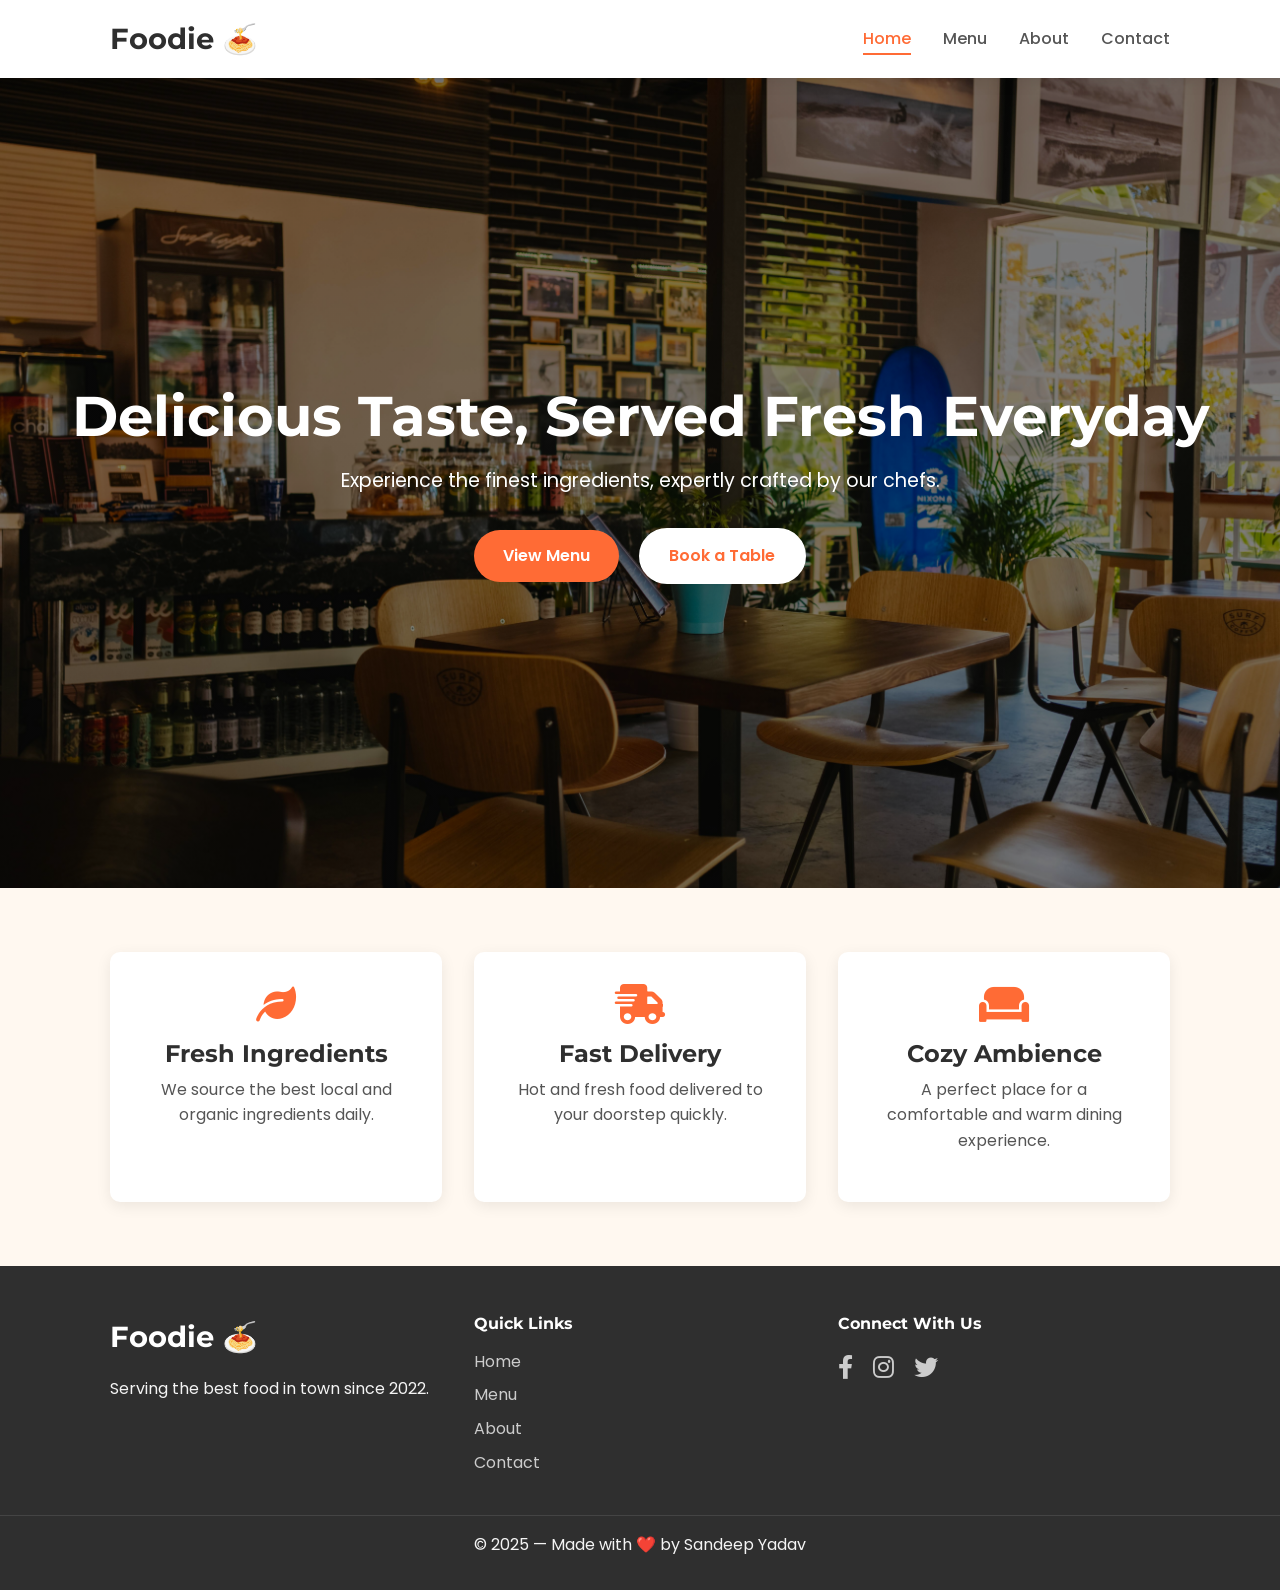
<file: index.html>
<!DOCTYPE html>
<html lang="en">

<head>
    <meta charset="UTF-8">
    <meta name="viewport" content="width=device-width, initial-scale=1.0">
    <title>Foodie - Delicious Taste, Served Fresh</title>
    <link rel="stylesheet" href="style.css">
    <link rel="stylesheet" href="https://cdnjs.cloudflare.com/ajax/libs/font-awesome/6.0.0-beta3/css/all.min.css">
    <link
        href="https://fonts.googleapis.com/css2?family=Poppins:wght@300;400;600;700&family=Montserrat:wght@700&display=swap"
        rel="stylesheet">
</head>

<body>

    <header class="navbar fixed-top">
        <nav class="container">
            <a href="index.html" class="logo">Foodie 🍝</a>

            <input type="checkbox" id="nav-toggle" class="nav-toggle" hidden>
            <label for="nav-toggle" class="hamburger-menu">
                <span></span>
                <span></span>
                <span></span>
            </label>

            <ul class="nav-links">
                <li><a href="index.html" class="active">Home</a></li>
                <li><a href="menu.html">Menu</a></li>
                <li><a href="about.html">About</a></li>
                <li><a href="contact.html">Contact</a></li>
            </ul>
        </nav>
    </header>

    <main>
        <section class="hero">
            <div class="hero-content">
                <h1>Delicious Taste, Served Fresh Everyday</h1>
                <p>Experience the finest ingredients, expertly crafted by our chefs.</p>
                <div class="hero-buttons">
                    <a href="menu.html" class="btn btn-primary">View Menu</a>
                    <a href="contact.html" class="btn btn-secondary">Book a Table</a>
                </div>
            </div>
        </section>

        <section class="highlights">
            <div class="container">
                <div class="highlights-grid">
                    <div class="highlight-card">
                        <i class="fas fa-leaf"></i>
                        <h3>Fresh Ingredients</h3>
                        <p>We source the best local and organic ingredients daily.</p>
                    </div>
                    <div class="highlight-card">
                        <i class="fas fa-truck-fast"></i>
                        <h3>Fast Delivery</h3>
                        <p>Hot and fresh food delivered to your doorstep quickly.</p>
                    </div>
                    <div class="highlight-card">
                        <i class="fas fa-couch"></i>
                        <h3>Cozy Ambience</h3>
                        <p>A perfect place for a comfortable and warm dining experience.</p>
                    </div>
                </div>
            </div>
        </section>
    </main>

    <footer class="footer">
        <div class="container footer-content">
            <div class="footer-section">
                <a href="index.html" class="logo">Foodie 🍝</a>
                <p>Serving the best food in town since 2022.</p>
            </div>
            <div class="footer-section">
                <h4>Quick Links</h4>
                <ul>
                    <li><a href="index.html">Home</a></li>
                    <li><a href="menu.html">Menu</a></li>
                    <li><a href="about.html">About</a></li>
                    <li><a href="contact.html">Contact</a></li>
                </ul>
            </div>
            <div class="footer-section">
                <h4>Connect With Us</h4>
                <div class="social-icons">
                    <a href="#"><i class="fab fa-facebook-f"></i></a>
                    <a href="#"><i class="fab fa-instagram"></i></a>
                    <a href="#"><i class="fab fa-twitter"></i></a>
                </div>
            </div>
        </div>
        <div class="footer-bottom">
            <p>© 2025 — Made with ❤️ by Sandeep Yadav</p>
        </div>
    </footer>

</body>


</html>
</file>
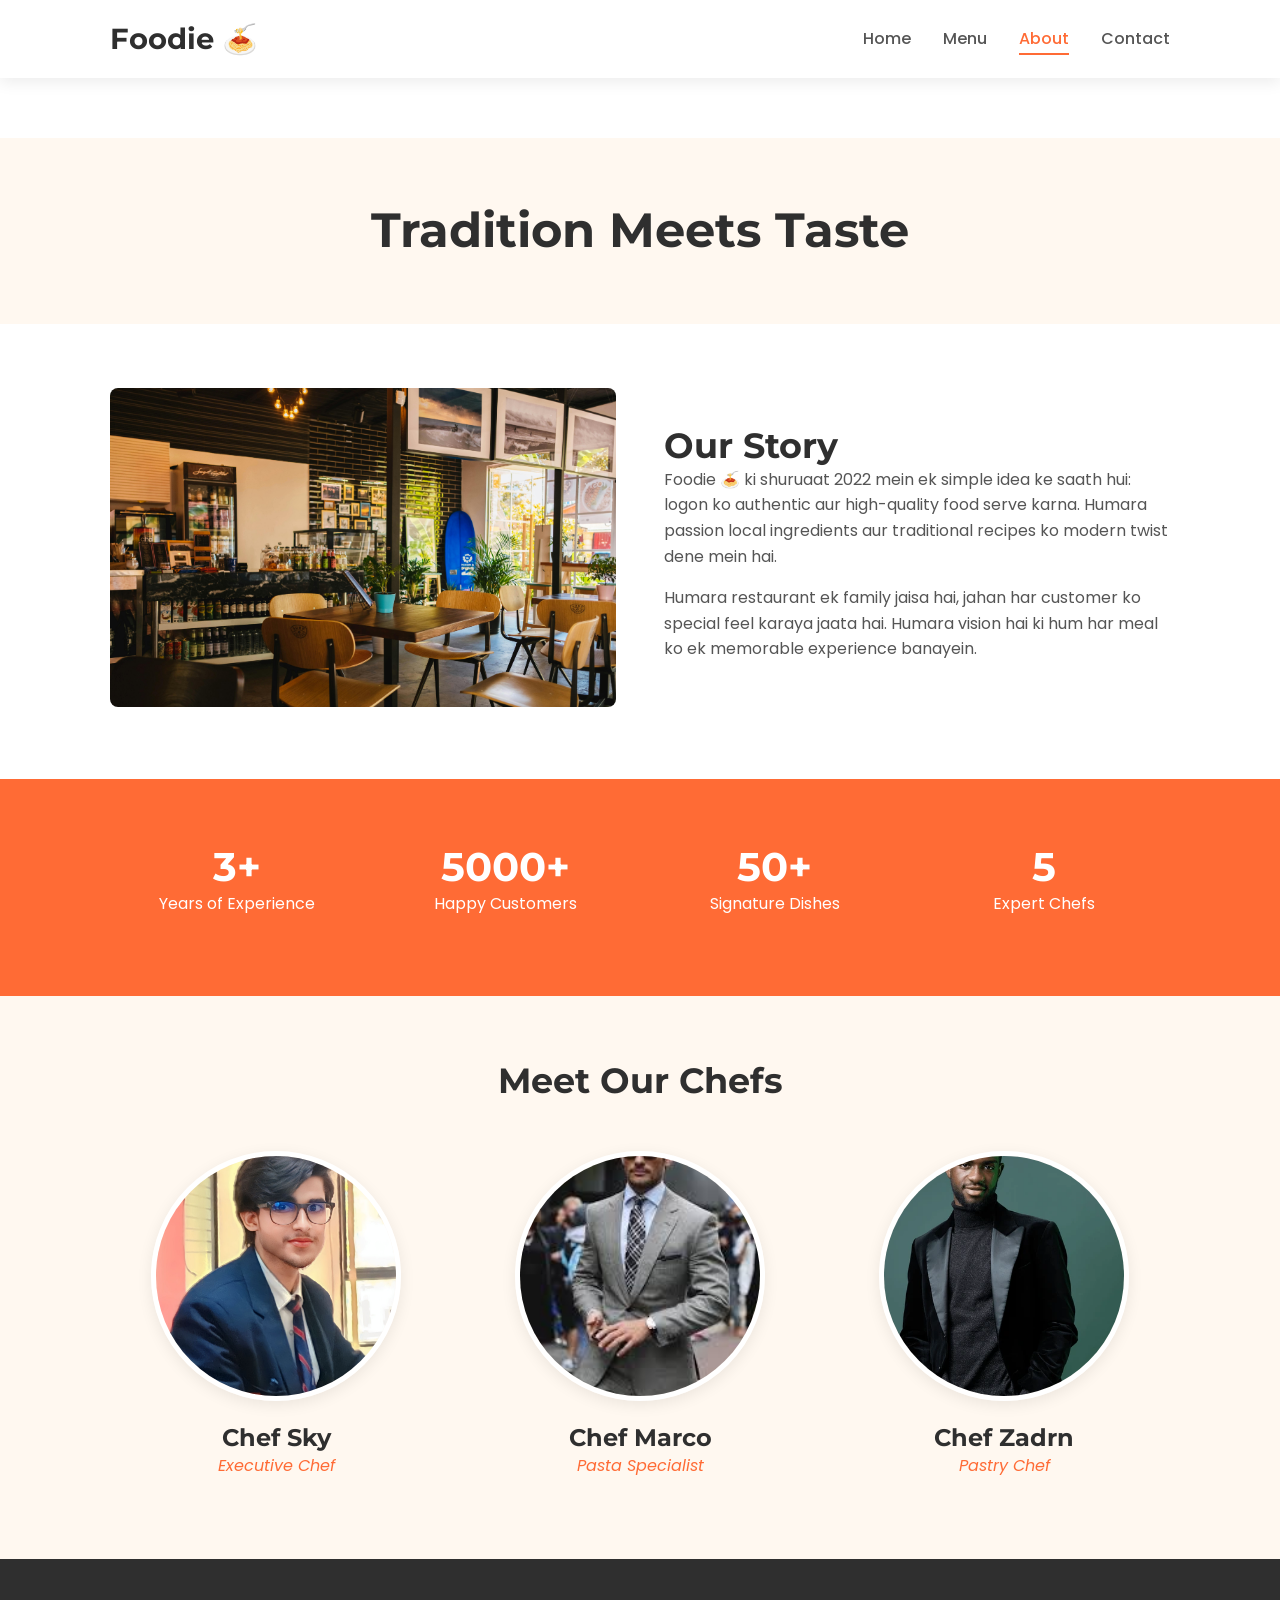
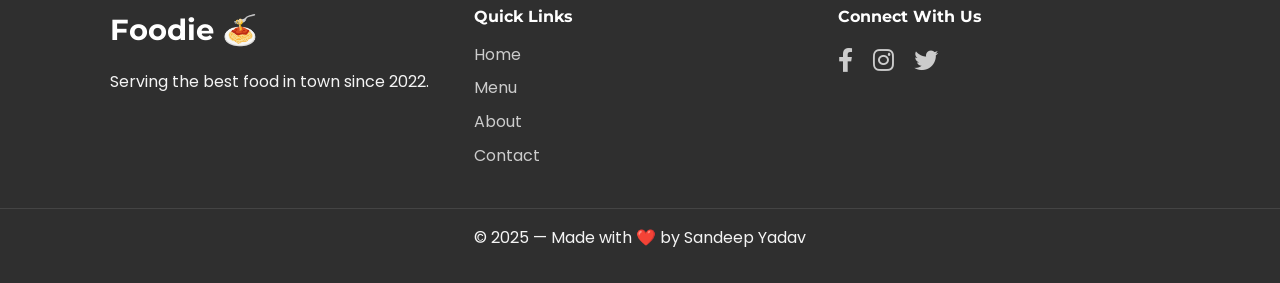
<file: about.html>
<!DOCTYPE html>
<html lang="en">

<head>
    <meta charset="UTF-8">
    <meta name="viewport" content="width=device-width, initial-scale=1.0">
    <title>About Us - Foodie</title>
    <link rel="stylesheet" href="style.css">
    <link rel="stylesheet" href="https://cdnjs.cloudflare.com/ajax/libs/font-awesome/6.0.0-beta3/css/all.min.css">
    <link
        href="https://fonts.googleapis.com/css2?family=Poppins:wght@300;400;600;700&family=Montserrat:wght@700&display=swap"
        rel="stylesheet">
</head>

<body>

    <header class="navbar fixed-top">
        <nav class="container">
            <a href="index.html" class="logo">Foodie 🍝</a>
            <input type="checkbox" id="nav-toggle" class="nav-toggle" hidden>
            <label for="nav-toggle" class="hamburger-menu">
                <span></span>
                <span></span>
                <span></span>
            </label>
            <ul class="nav-links">
                <li><a href="index.html">Home</a></li>
                <li><a href="menu.html">Menu</a></li>
                <li><a href="about.html" class="active">About</a></li>
                <li><a href="contact.html">Contact</a></li>
            </ul>
        </nav>
    </header>

    <main>
        <section class="page-header">
            <div class="container">
                <h1>Tradition Meets Taste</h1>
            </div>
        </section>

        <section class="about-story">
            <div class="container about-grid">
                <div class="about-image" >
                    <img src="assets/images.jpg"
                        alt="Restaurant Kitchen" height="270" width="600">
                </div>
                <div class="about-text">
                    <h2>Our Story</h2>
                    <p>Foodie 🍝 ki shuruaat 2022 mein ek simple idea ke saath hui: logon ko authentic aur high-quality
                        food serve karna. Humara passion local ingredients aur traditional recipes ko modern twist dene
                        mein hai.</p>
                    <p>Humara restaurant ek family jaisa hai, jahan har customer ko special feel karaya jaata hai.
                        Humara vision hai ki hum har meal ko ek memorable experience banayein.</p>
                </div>
            </div>
        </section>

        <section class="stats">
            <div class="container stats-grid">
                <div class="stat-item">
                    <h3>3+</h3>
                    <p>Years of Experience</p>
                </div>
                <div class="stat-item">
                    <h3>5000+</h3>
                    <p>Happy Customers</p>
                </div>
                <div class="stat-item">
                    <h3>50+</h3>
                    <p>Signature Dishes</p>
                </div>
                <div class="stat-item">
                    <h3>5</h3>
                    <p>Expert Chefs</p>
                </div>
            </div>
        </section>

        <section class="team">
            <div class="container">
                <h2 class="section-title">Meet Our Chefs</h2>
                <div class="team-grid">
                    <div class="team-card">
                        <img src="assets/sandeep.jpg" alt="Chef Anna">
                        <h3>Chef Sky</h3>
                        <p>Executive Chef</p>
                    </div>
                    <div class="team-card">
                        <img src="assets/marco.jpeg" alt="Chef Marco">
                        <h3>Chef Marco</h3>
                        <p>Pasta Specialist</p>
                    </div>
                    <div class="team-card">
                        <img src="assets/Zadrn.webp" alt="Chef Sofia">
                        <h3>Chef Zadrn</h3>
                        <p>Pastry Chef</p>
                    </div>
                </div>
            </div>
        </section>

    </main>

    <footer class="footer">
        <div class="container footer-content">
            <div class="footer-section">
                <a href="index.html" class="logo">Foodie 🍝</a>
                <p>Serving the best food in town since 2022.</p>
            </div>
            <div class="footer-section">
                <h4>Quick Links</h4>
                <ul>
                    <li><a href="index.html">Home</a></li>
                    <li><a href="menu.html">Menu</a></li>
                    <li><a href="about.html">About</a></li>
                    <li><a href="contact.html">Contact</a></li>
                </ul>
            </div>
            <div class="footer-section">
                <h4>Connect With Us</h4>
                <div class="social-icons">
                    <a href="#"><i class="fab fa-facebook-f"></i></a>
                    <a href="#"><i class="fab fa-instagram"></i></a>
                    <a href="#"><i class="fab fa-twitter"></i></a>
                </div>
            </div>
        </div>
        <div class="footer-bottom">
            <p>© 2025 — Made with ❤️ by Sandeep Yadav</p>
        </div>
    </footer>

</body>

</html>
</file>
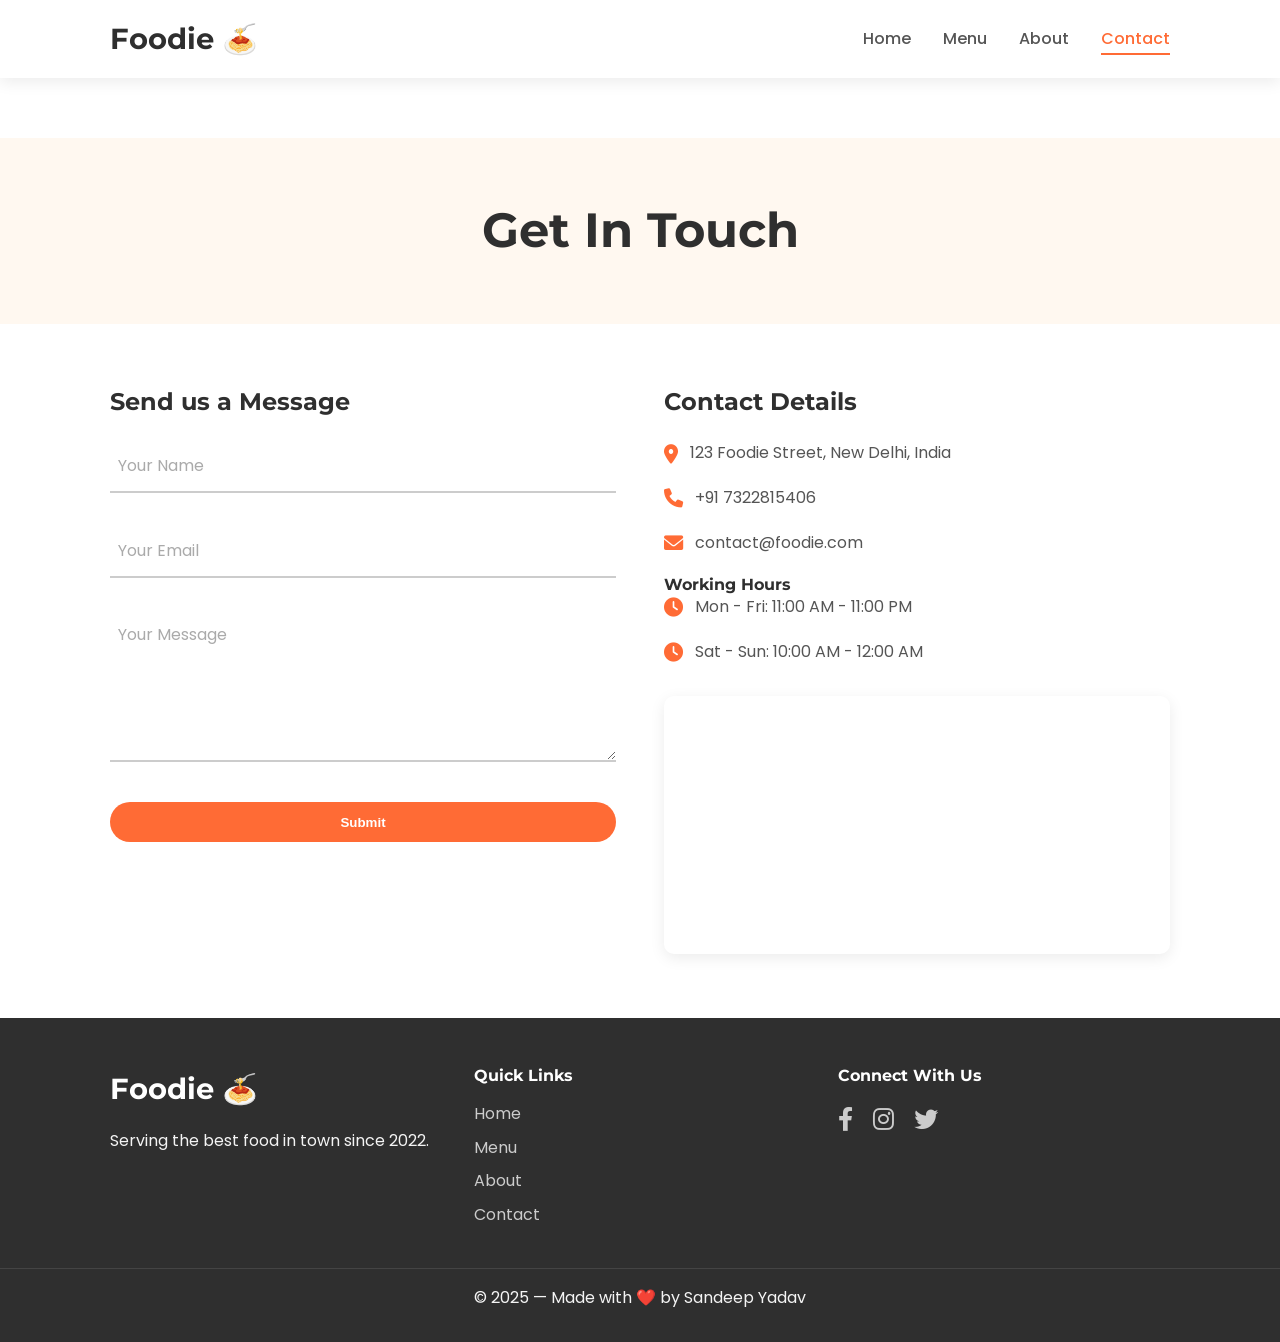
<file: contact.html>
<!DOCTYPE html>
<html lang="en">

<head>
    <meta charset="UTF-8">
    <meta name="viewport" content="width=device-width, initial-scale=1.0">
    <title>Contact Us - Foodie</title>
    <link rel="stylesheet" href="style.css">
    <link rel="stylesheet" href="https://cdnjs.cloudflare.com/ajax/libs/font-awesome/6.0.0-beta3/css/all.min.css">
    <link
        href="https://fonts.googleapis.com/css2?family=Poppins:wght@300;400;600;700&family=Montserrat:wght@700&display=swap"
        rel="stylesheet">
</head>

<body>

    <header class="navbar fixed-top">
        <nav class="container">
            <a href="index.html" class="logo">Foodie 🍝</a>
            <input type="checkbox" id="nav-toggle" class="nav-toggle" hidden>
            <label for="nav-toggle" class="hamburger-menu">
                <span></span>
                <span></span>
                <span></span>
            </label>
            <ul class="nav-links">
                <li><a href="index.html">Home</a></li>
                <li><a href="menu.html">Menu</a></li>
                <li><a href="about.html">About</a></li>
                <li><a href="contact.html" class="active">Contact</a></li>
            </ul>
        </nav>
    </header>

    <main>
        <section class="page-header">
            <div class="container">
                <h1>Get In Touch</h1>
            </div>
        </section>

        <section class="contact-page">
            <div class="container contact-grid">

                <div class="contact-form-container">
                    <h3>Send us a Message</h3>
                    <form class="contact-form">
                        <div class="form-group">
                            <input type="text" id="name" placeholder=" " required>
                            <label for="name">Your Name</label>
                        </div>
                        <div class="form-group">
                            <input type="email" id="email" placeholder=" " required>
                            <label for="email">Your Email</label>
                        </div>
                        <div class="form-group">
                            <textarea id="message" rows="5" placeholder=" " required></textarea>
                            <label for="message">Your Message</label>
                        </div>
                        <button type="submit" class="btn btn-primary">Submit</button>
                    </form>
                </div>

                <div class="contact-info">
                    <h3>Contact Details</h3>
                    <p><i class="fas fa-map-marker-alt"></i> 123 Foodie Street, New Delhi, India</p>
                    <p><i class="fas fa-phone"></i> +91 7322815406</p>
                    <p><i class="fas fa-envelope"></i> contact@foodie.com</p>

                    <h4>Working Hours</h4>
                    <p><i class="fas fa-clock"></i> Mon - Fri: 11:00 AM - 11:00 PM</p>
                    <p><i class="fas fa-clock"></i> Sat - Sun: 10:00 AM - 12:00 AM</p>

                    <div class="map-embed">
                        <iframe
                            src="https://www.google.com/maps/embed?pb=!1m18!1m12!1m3!1d224346.51528574315!2d77.04107498427386!3d28.5272181414486!2m3!1f0!2f0!3f0!3m2!1i1024!2i768!4f13.1!3m3!1m2!1s0x390cfd5b347eb62d%3A0x37205b715389640!2sDelhi!5e0!3m2!1sen!2sin!4v1678888888888!5m2!1sen!2sin"
                            width="100%" height="250" style="border:0;" allowfullscreen="" loading="lazy"></iframe>
                    </div>
                </div>

            </div>
        </section>

    </main>

    <footer class="footer">
        <div class="container footer-content">
            <div class="footer-section">
                <a href="index.html" class="logo">Foodie 🍝</a>
                <p>Serving the best food in town since 2022.</p>
            </div>
            <div class="footer-section">
                <h4>Quick Links</h4>
                <ul>
                    <li><a href="index.html">Home</a></li>
                    <li><a href="menu.html">Menu</a></li>
                    <li><a href="about.html">About</a></li>
                    <li><a href="contact.html">Contact</a></li>
                </ul>
            </div>
            <div class="footer-section">
                <h4>Connect With Us</h4>
                <div class="social-icons">
                    <a href="#"><i class="fab fa-facebook-f"></i></a>
                    <a href="#"><i class="fab fa-instagram"></i></a>
                    <a href="#"><i class="fab fa-twitter"></i></a>
                </div>
            </div>
        </div>
        <div class="footer-bottom">
            <p>© 2025 — Made with ❤️ by Sandeep Yadav</p>
        </div>
    </footer>

</body>


</html>
</file>
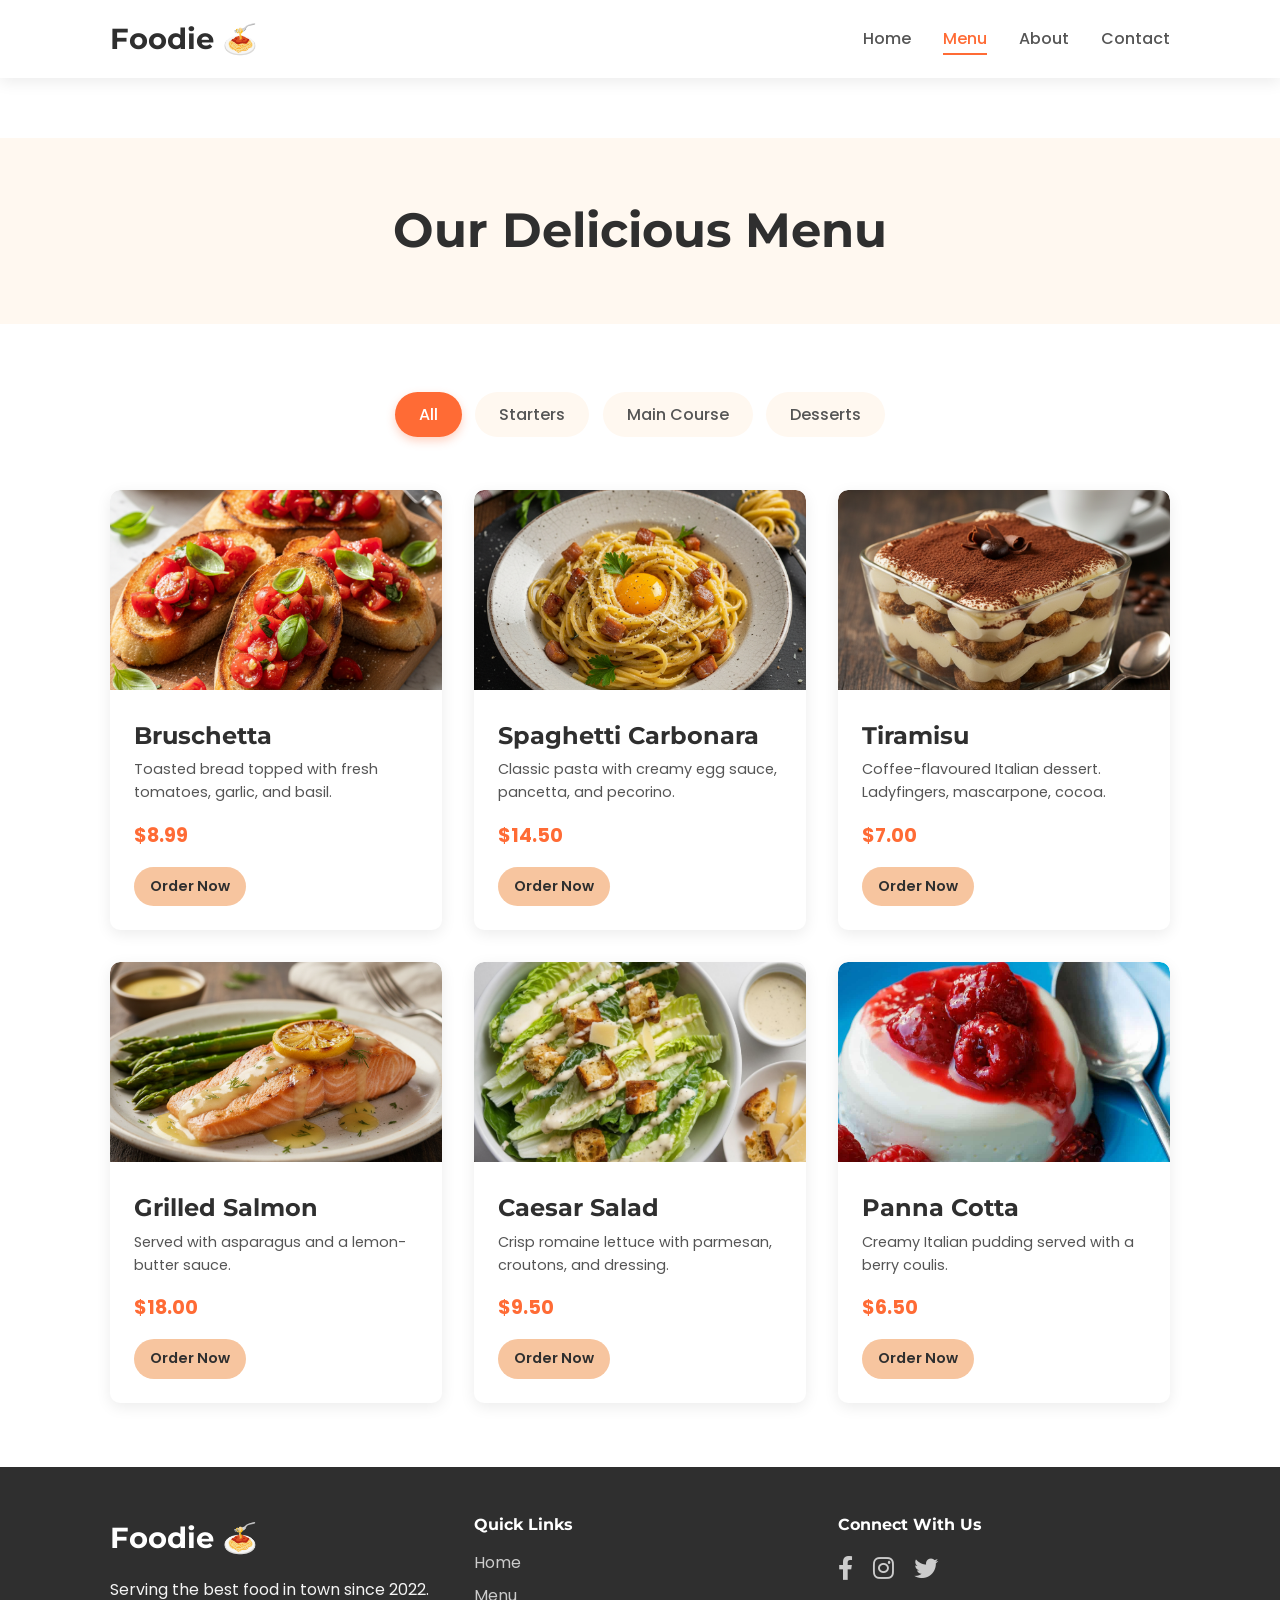
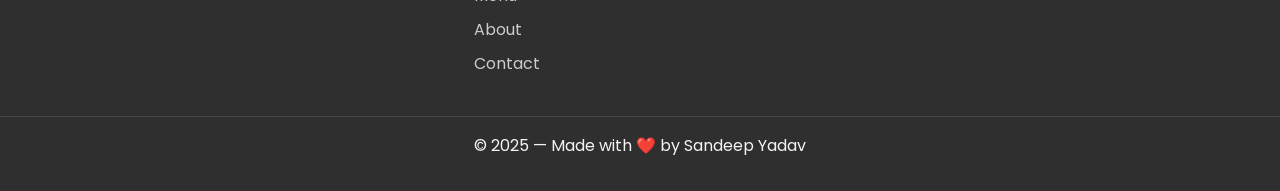
<file: menu.html>
<!DOCTYPE html>
<html lang="en">

<head>
    <meta charset="UTF-8">
    <meta name="viewport" content="width=device-width, initial-scale=1.0">
    <title>Our Menu - Foodie</title>
    <link rel="stylesheet" href="style.css">
    <link rel="stylesheet" href="https://cdnjs.cloudflare.com/ajax/libs/font-awesome/6.0.0-beta3/css/all.min.css">
    <link
        href="https://fonts.googleapis.com/css2?family=Poppins:wght@300;400;600;700&family=Montserrat:wght@700&display=swap"
        rel="stylesheet">
</head>

<body>

    <header class="navbar fixed-top">
        <nav class="container">
            <a href="index.html" class="logo">Foodie 🍝</a>
            <input type="checkbox" id="nav-toggle" class="nav-toggle" hidden>
            <label for="nav-toggle" class="hamburger-menu">
                <span></span>
                <span></span>
                <span></span>
            </label>
            <ul class="nav-links">
                <li><a href="index.html">Home</a></li>
                <li><a href="menu.html" class="active">Menu</a></li>
                <li><a href="about.html">About</a></li>
                <li><a href="contact.html">Contact</a></li>
            </ul>
        </nav>
    </header>

    <main>
        <section class="page-header">
            <div class="container">
                <h1>Our Delicious Menu</h1>
            </div>
        </section>

        <section class="menu-page">
            <div class="container">

                <div class="menu-filters">
                    <input type="radio" id="filter-all" name="menu-filter" hidden checked>
                    <label for="filter-all" class="filter-btn">All</label>

                    <input type="radio" id="filter-starters" name="menu-filter" hidden>
                    <label for="filter-starters" class="filter-btn">Starters</label>

                    <input type="radio" id="filter-main" name="menu-filter" hidden>
                    <label for="filter-main" class="filter-btn">Main Course</label>

                    <input type="radio" id="filter-desserts" name="menu-filter" hidden>
                    <label for="filter-desserts" class="filter-btn">Desserts</label>
                </div>

                <div class="menu-grid">
                    <div class="dish-card" data-category="starters">
                        <img src="assets/bruscheta.png" alt="Bruschetta">
                        <div class="dish-info">
                            <h3>Bruschetta</h3>
                            <p>Toasted bread topped with fresh tomatoes, garlic, and basil.</p>
                            <span class="price">$8.99</span>
                            <a href="#" class="btn btn-sm">Order Now</a>
                        </div>
                    </div>

                    <div class="dish-card" data-category="main">
                        <img src="assets/carbonara.png"
                            alt="Spaghetti">
                        <div class="dish-info">
                            <h3>Spaghetti Carbonara</h3>
                            <p>Classic pasta with creamy egg sauce, pancetta, and pecorino.</p>
                            <span class="price">$14.50</span>
                            <a href="#" class="btn btn-sm">Order Now</a>
                        </div>
                    </div>

                    <div class="dish-card" data-category="desserts">
                        <img src="assets/tiramisu.png" alt="Tiramisu">
                        <div class="dish-info">
                            <h3>Tiramisu</h3>
                            <p>Coffee-flavoured Italian dessert. Ladyfingers, mascarpone, cocoa.</p>
                            <span class="price">$7.00</span>
                            <a href="#" class="btn btn-sm">Order Now</a>
                        </div>
                    </div>

                    <div class="dish-card" data-category="main">
                        <img src="assets/Grilled.png"
                            alt="Grilled Salmon">
                        <div class="dish-info">
                            <h3>Grilled Salmon</h3>
                            <p>Served with asparagus and a lemon-butter sauce.</p>
                            <span class="price">$18.00</span>
                            <a href="#" class="btn btn-sm">Order Now</a>
                        </div>
                    </div>

                    <div class="dish-card" data-category="starters">
                        <img src="assets/Caesar.jpeg"
                            alt="Caesar Salad">
                        <div class="dish-info">
                            <h3>Caesar Salad</h3>
                            <p>Crisp romaine lettuce with parmesan, croutons, and dressing.</p>
                            <span class="price">$9.50</span>
                            <a href="#" class="btn btn-sm">Order Now</a>
                        </div>
                    </div>

                    <div class="dish-card" data-category="desserts">
                        <img src="assets/Panna-cot.jpg" alt="Panna Cotta">
                        <div class="dish-info">
                            <h3>Panna Cotta</h3>
                            <p>Creamy Italian pudding served with a berry coulis.</p>
                            <span class="price">$6.50</span>
                            <a href="#" class="btn btn-sm">Order Now</a>
                        </div>
                    </div>
                </div>
            </div>
        </section>
    </main>

    <footer class="footer">
        <div class="container footer-content">
            <div class="footer-section">
                <a href="index.html" class="logo">Foodie 🍝</a>
                <p>Serving the best food in town since 2022.</p>
            </div>
            <div class="footer-section">
                <h4>Quick Links</h4>
                <ul>
                    <li><a href="index.html">Home</a></li>
                    <li><a href="menu.html">Menu</a></li>
                    <li><a href="about.html">About</a></li>
                    <li><a href="contact.html">Contact</a></li>
                </ul>
            </div>
            <div class="footer-section">
                <h4>Connect With Us</h4>
                <div class="social-icons">
                    <a href="#"><i class="fab fa-facebook-f"></i></a>
                    <a href="#"><i class="fab fa-instagram"></i></a>
                    <a href="#"><i class="fab fa-twitter"></i></a>
                </div>
            </div>
        </div>
        <div class="footer-bottom">
            <p>© 2025 — Made with ❤️ by Sandeep Yadav</p>
        </div>
    </footer>

</body>


</html>
</file>
<file: style.css>
/* ======== 0. GLOBAL STYLES & VARIABLES ======== */
:root {
    --primary-color: #FF6B35;
    /* Warm Orange */
    --secondary-color: #F7C59F;
    /* Light Peach */
    --dark-color: #2F2F2F;
    /* Dark Grey */
    --text-color: #555;
    --light-bg: #FFF8F0;
    /* Off-white */
    --white: #FFFFFF;
    --font-heading: 'Montserrat', sans-serif;
    --font-body: 'Poppins', sans-serif;
    --shadow: 0 4px 15px rgba(0, 0, 0, 0.08);
}

* {
    margin: 0;
    padding: 0;
    box-sizing: border-box;
}

html {
    scroll-behavior: smooth;
}

body {
    font-family: var(--font-body);
    color: var(--text-color);
    line-height: 1.6;
    background: var(--white);
}

.container {
    max-width: 1100px;
    margin: 0 auto;
    padding: 0 20px;
}

h1,
h2,
h3,
h4 {
    font-family: var(--font-heading);
    color: var(--dark-color);
    line-height: 1.2;
}

h1 {
    font-size: 3rem;
}

h2 {
    font-size: 2.2rem;
}

h3 {
    font-size: 1.5rem;
}

p {
    margin-bottom: 1rem;
}

a {
    text-decoration: none;
    color: var(--primary-color);
}

img {
    max-width: 100%;
    height: auto;
    border-radius: 8px;
}

.section-title {
    text-align: center;
    margin-bottom: 3rem;
}

/* ======== 1. UTILITIES (Buttons) ======== */
.btn {
    display: inline-block;
    padding: 0.8rem 1.8rem;
    border-radius: 50px;
    font-weight: 600;
    transition: all 0.3s ease;
    border: none;
    cursor: pointer;
}

.btn-primary {
    background: var(--primary-color);
    color: var(--white);
}

.btn-primary:hover {
    background: #e05c2e;
    transform: translateY(-2px);
    box-shadow: 0 5px 10px rgba(255, 107, 53, 0.3);
}

.btn-secondary {
    background: var(--white);
    color: var(--primary-color);
    border: 2px solid var(--white);
}

.btn-secondary:hover {
    background: transparent;
    color: var(--white);
}

.btn-sm {
    padding: 0.5rem 1rem;
    font-size: 0.9rem;
    background: var(--secondary-color);
    color: var(--dark-color);
}

.btn-sm:hover {
    background: var(--primary-color);
    color: var(--white);
}


/* ======== 2. NAVBAR ======== */
.navbar {
    background: var(--white);
    box-shadow: var(--shadow);
    padding: 1rem 0;
    position: sticky;
    /* fixed-top class se fixed karein */
    top: 0;
    width: 100%;
    z-index: 1000;
}

.navbar.fixed-top {
    position: sticky;
}

.navbar .container {
    display: flex;
    justify-content: space-between;
    align-items: center;
}

.logo {
    font-family: var(--font-heading);
    font-size: 1.8rem;
    font-weight: 700;
    color: var(--dark-color);
}

.nav-links {
    display: flex;
    list-style: none;
    align-items: center;
}

.nav-links li {
    margin-left: 2rem;
}

.nav-links a {
    color: var(--text-color);
    font-weight: 500;
    position: relative;
    padding-bottom: 5px;
}

/* Underline hover effect */
.nav-links a::after {
    content: '';
    position: absolute;
    bottom: 0;
    left: 0;
    width: 0;
    height: 2px;
    background: var(--primary-color);
    transition: width 0.3s ease;
}

.nav-links a:hover::after,
.nav-links a.active::after {
    width: 100%;
}

.nav-links a.active {
    color: var(--primary-color);
}

.hamburger-menu {
    display: none;
    /* Mobile only */
    cursor: pointer;
    flex-direction: column;
    gap: 4px;
}

.hamburger-menu span {
    display: block;
    width: 25px;
    height: 3px;
    background: var(--dark-color);
    border-radius: 3px;
    transition: all 0.3s ease;
}

.nav-toggle {
    display: none;
}

/* ======== 3. FOOTER ======== */
.footer {
    background: var(--dark-color);
    color: #f4f4f4;
    padding-top: 3rem;
}

.footer-content {
    display: grid;
    grid-template-columns: repeat(auto-fit, minmax(200px, 1fr));
    gap: 2rem;
    padding-bottom: 2rem;
}

.footer-section .logo {
    color: var(--white);
    margin-bottom: 1rem;
    display: inline-block;
}

.footer-section h4 {
    color: var(--white);
    margin-bottom: 1rem;
}

.footer-section ul {
    list-style: none;
}

.footer-section ul li {
    margin-bottom: 0.5rem;
}

.footer-section ul a {
    color: #ccc;
    transition: color 0.3s ease;
}

.footer-section ul a:hover {
    color: var(--primary-color);
}

.social-icons a {
    color: #ccc;
    font-size: 1.5rem;
    margin-right: 1rem;
    transition: color 0.3s ease;
}

.social-icons a:hover {
    color: var(--primary-color);
}

.footer-bottom {
    text-align: center;
    padding: 1rem 0;
    border-top: 1px solid #444;
}

/* ======== 4. HOME PAGE: HERO ======== */
.hero {
    min-height: 90vh;
    /* Parallax Effect */
    background-image: linear-gradient(rgba(0, 0, 0, 0.5), rgba(0, 0, 0, 0.5)), url('assets/images.jpg');
    background-attachment: fixed;
    background-position: center;
    background-repeat: no-repeat;
    background-size: cover;

    display: flex;
    justify-content: center;
    align-items: center;
    text-align: center;
    color: var(--white);
    padding: 0 20px;
}

.hero-content {
    /* Fade-in animation */
    animation: fadeInUp 1s ease-out;
}

.hero h1 {
    font-size: 3.5rem;
    color: var(--white);
    margin-bottom: 1rem;
}

.hero p {
    font-size: 1.2rem;
    margin-bottom: 2rem;
}

.hero-buttons .btn {
    margin: 0 0.5rem;
}

/* ======== 5. HOME PAGE: HIGHLIGHTS ======== */
.highlights {
    padding: 4rem 0;
    background: var(--light-bg);
}

.highlights-grid {
    display: grid;
    grid-template-columns: repeat(auto-fit, minmax(250px, 1fr));
    gap: 2rem;
}

.highlight-card {
    background: var(--white);
    padding: 2rem;
    text-align: center;
    border-radius: 10px;
    box-shadow: var(--shadow);
    transition: transform 0.3s ease, box-shadow 0.3s ease;
}

.highlight-card:hover {
    transform: translateY(-10px);
    box-shadow: 0 10px 20px rgba(0, 0, 0, 0.1);
}

.highlight-card i {
    font-size: 2.5rem;
    color: var(--primary-color);
    margin-bottom: 1rem;
}

.highlight-card h3 {
    margin-bottom: 0.5rem;
}

/* ======== 6. COMMON: PAGE HEADER ======== */
.page-header {
    background: var(--light-bg);
    padding: 4rem 0;
    text-align: center;
    margin-top: 60px;
    /* Adjust for fixed navbar height */
}

.page-header h1 {
    animation: fadeInUp 0.8s ease-out;
}

/* ======== 7. MENU PAGE ======== */
.menu-page {
    padding: 4rem 0;
}

.menu-filters {
    text-align: center;
    margin-bottom: 3rem;
}

.filter-btn {
    display: inline-block;
    padding: 0.6rem 1.5rem;
    margin: 0.3rem;
    background: var(--light-bg);
    color: var(--text-color);
    border-radius: 25px;
    cursor: pointer;
    font-weight: 500;
    transition: all 0.3s ease;
}

.filter-btn:hover {
    background: var(--secondary-color);
}

/* Style for active filter */
.menu-filters input[type="radio"]:checked+.filter-btn {
    background: var(--primary-color);
    color: var(--white);
    box-shadow: 0 4px 10px rgba(255, 107, 53, 0.3);
}

.menu-grid {
    display: grid;
    grid-template-columns: repeat(3, 1fr);
    gap: 2rem;
}

.dish-card {
    background: var(--white);
    border-radius: 10px;
    box-shadow: var(--shadow);
    overflow: hidden;
    transition: transform 0.3s ease, box-shadow 0.3s ease;
}

.dish-card:hover {
    transform: translateY(-5px);
    box-shadow: 0 10px 20px rgba(0, 0, 0, 0.1);
}

.dish-card img {
    width: 100%;
    height: 200px;
    object-fit: cover;
    border-radius: 10px 10px 0 0;
    transition: transform 0.3s ease;
}

.dish-card:hover img {
    transform: scale(1.05);
}

.dish-info {
    padding: 1.5rem;
}

.dish-info h3 {
    margin-bottom: 0.5rem;
}

.dish-info p {
    font-size: 0.9rem;
    margin-bottom: 1rem;
}

.dish-info .price {
    display: block;
    font-size: 1.2rem;
    font-weight: 700;
    color: var(--primary-color);
    margin-bottom: 1rem;
}

/* CSS Filter Logic */
#filter-all:checked~.menu-grid .dish-card {
    display: block;
}

#filter-starters:checked~.menu-grid .dish-card {
    display: none;
}

#filter-starters:checked~.menu-grid .dish-card[data-category="starters"] {
    display: block;
}

#filter-main:checked~.menu-grid .dish-card {
    display: none;
}

#filter-main:checked~.menu-grid .dish-card[data-category="main"] {
    display: block;
}

#filter-desserts:checked~.menu-grid .dish-card {
    display: none;
}

#filter-desserts:checked~.menu-grid .dish-card[data-category="desserts"] {
    display: block;
}

/* ======== 8. ABOUT PAGE ======== */
.about-story {
    padding: 4rem 0;
}

.about-grid {
    display: grid;
    grid-template-columns: 1fr 1fr;
    gap: 3rem;
    align-items: center;
}

.about-text {
    animation: fadeInRight 1s ease-out;
}

.about-image {
    animation: fadeInLeft 1s ease-out;
}

.stats {
    padding: 4rem 0;
    background: var(--primary-color);
}

.stats-grid {
    display: grid;
    grid-template-columns: repeat(4, 1fr);
    gap: 1rem;
    text-align: center;
    color: var(--white);
}

.stat-item h3 {
    font-size: 2.5rem;
    color: var(--white);
}

.team {
    padding: 4rem 0;
    background: var(--light-bg);
}

.team-grid {
    display: grid;
    grid-template-columns: repeat(3, 1fr);
    gap: 2rem;
}

.team-card {
    text-align: center;
    transition: transform 0.3s ease;
}

.team-card:hover {
    transform: scale(1.05);
}

.team-card img {
    width: 250px;
    height: 250px;
    object-fit: cover;
    border-radius: 50%;
    border: 5px solid var(--white);
    box-shadow: var(--shadow);
    margin-bottom: 1rem;
}

.team-card p {
    font-style: italic;
    color: var(--primary-color);
}

/* ======== 9. CONTACT PAGE ======== */
.contact-page {
    padding: 4rem 0;
}

.contact-grid {
    display: grid;
    grid-template-columns: 1fr 1fr;
    gap: 3rem;
}

.contact-info h3,
.contact-form-container h3 {
    margin-bottom: 1.5rem;
}

.contact-info p {
    display: flex;
    align-items: center;
    gap: 0.75rem;
    margin-bottom: 1.2rem;
}

.contact-info i {
    color: var(--primary-color);
    font-size: 1.2rem;
}

.map-embed {
    margin-top: 2rem;
    border-radius: 10px;
    overflow: hidden;
    box-shadow: var(--shadow);
}

.map-embed iframe {
    border: 0;
}

/* Floating Labels Form */
.form-group {
    position: relative;
    margin-bottom: 2rem;
}

.form-group input,
.form-group textarea {
    width: 100%;
    padding: 0.8rem 0.5rem;
    border: none;
    border-bottom: 2px solid #ccc;
    background: transparent;
    font-family: var(--font-body);
    font-size: 1rem;
    outline: none;
    position: relative;
    z-index: 1;
}

.form-group label {
    position: absolute;
    top: 0.8rem;
    left: 0.5rem;
    color: #aaa;
    transition: all 0.3s ease;
    z-index: 0;
}

.form-group input:focus,
.form-group textarea:focus {
    border-bottom-color: var(--primary-color);
}

/* Floating label animation */
.form-group input:focus+label,
.form-group input:not(:placeholder-shown)+label,
.form-group textarea:focus+label,
.form-group textarea:not(:placeholder-shown)+label {
    top: -1.2rem;
    left: 0;
    font-size: 0.9rem;
    color: var(--primary-color);
}

.contact-form .btn {
    width: 100%;
}

/* ======== 10. ANIMATIONS ======== */
@keyframes fadeInUp {
    from {
        opacity: 0;
        transform: translateY(30px);
    }

    to {
        opacity: 1;
        transform: translateY(0);
    }
}

@keyframes fadeInLeft {
    from {
        opacity: 0;
        transform: translateX(-30px);
    }

    to {
        opacity: 1;
        transform: translateX(0);
    }
}

@keyframes fadeInRight {
    from {
        opacity: 0;
        transform: translateX(30px);
    }

    to {
        opacity: 1;
        transform: translateX(0);
    }
}

/* ======== 11. RESPONSIVE DESIGN ======== */

@media (max-width: 992px) {

    .menu-grid,
    .team-grid {
        grid-template-columns: repeat(2, 1fr);
    }

    .stats-grid {
        grid-template-columns: repeat(2, 1fr);
        gap: 2rem;
    }

    .about-grid,
    .contact-grid {
        grid-template-columns: 1fr;
    }

    .about-image {
        text-align: center;
    }
}

@media (max-width: 768px) {
    h1 {
        font-size: 2.5rem;
    }

    .hero h1 {
        font-size: 2.8rem;
    }

    /* Hamburger Menu Logic */
    .nav-links {
        position: fixed;
        top: 0;
        right: 0;
        width: 70%;
        height: 100vh;
        background: var(--white);
        flex-direction: column;
        justify-content: flex-start;
        align-items: flex-start;
        padding: 6rem 2rem 2rem;
        transform: translateX(100%);
        transition: transform 0.3s ease-in-out;
        box-shadow: -5px 0 15px rgba(0, 0, 0, 0.1);
    }

    .nav-links li {
        margin: 1rem 0;
        width: 100%;
    }

    .nav-links a {
        display: block;
        padding: 0.5rem;
    }

    .hamburger-menu {
        display: flex;
        z-index: 1001;
        /* Must be above nav-links */
    }

    /* Toggle Nav */
    .nav-toggle:checked~.nav-links {
        transform: translateX(0);
    }

    /* Hamburger "X" animation */
    .nav-toggle:checked+.hamburger-menu span:nth-child(1) {
        transform: rotate(45deg) translate(5px, 5px);
    }

    .nav-toggle:checked+.hamburger-menu span:nth-child(2) {
        opacity: 0;
    }

    .nav-toggle:checked+.hamburger-menu span:nth-child(3) {
        transform: rotate(-45deg) translate(5px, -5px);
    }

    /* Page Layouts */
    .highlights-grid,
    .menu-grid,
    .team-grid {
        grid-template-columns: 1fr;
    }

    .footer-content {
        grid-template-columns: 1fr;
        text-align: center;
    }

    .social-icons {
        text-align: center;
    }
}
</file>
